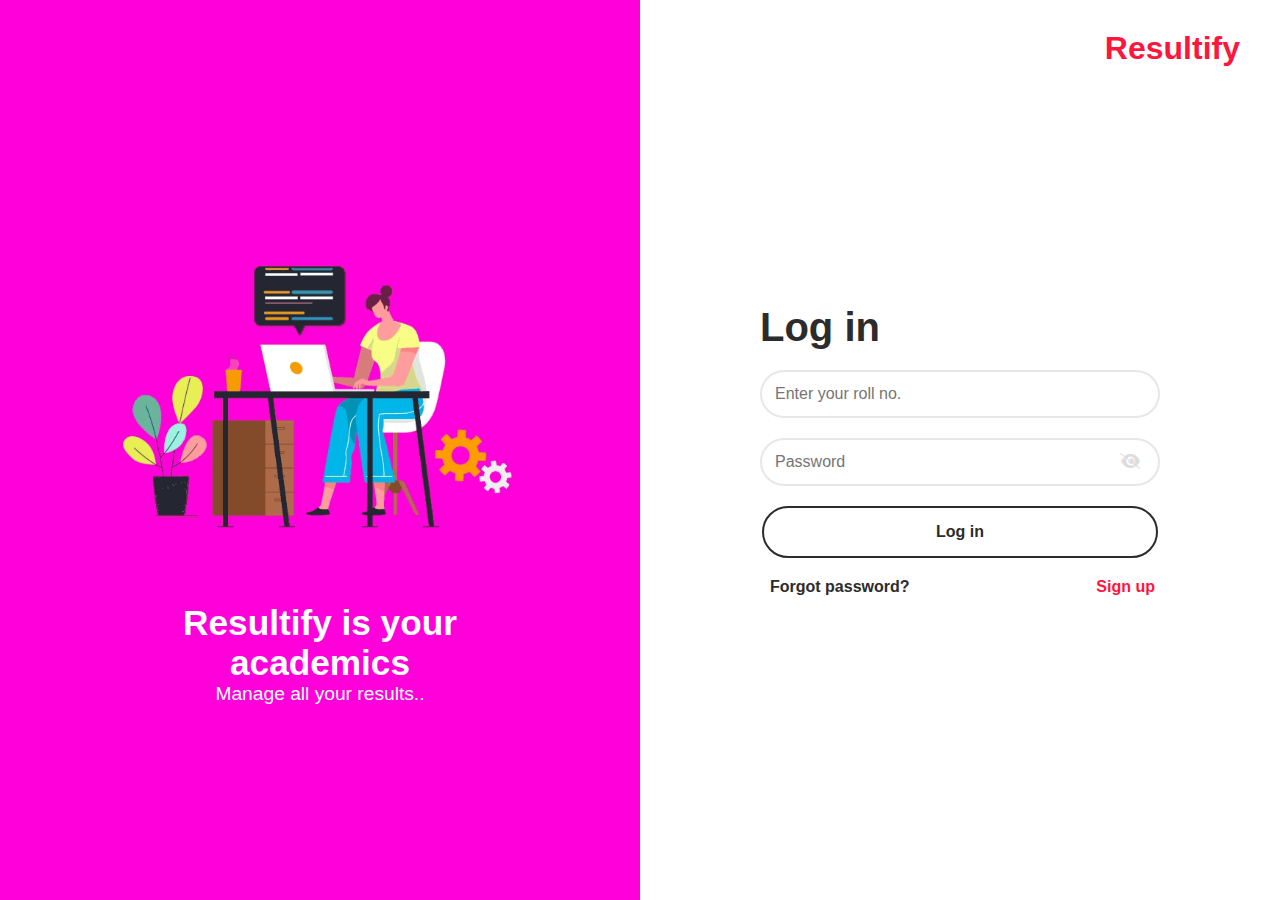
<file: index.html>
<!DOCTYPE html>
<html lang="en">
<head>
    <meta charset="UTF-8">
    <meta name="viewport" content="width=device-width, initial-scale=1.0">
    <link rel="stylesheet" href="css/style.css">
    <link rel="stylesheet" href="https://cdnjs.cloudflare.com/ajax/libs/font-awesome/6.5.1/css/all.min.css">
    <link rel="shortcut icon" href="images/resultify-logo.jpg" type="image/x-icon">
    <title>Login-Resultify</title>
</head>
<body>
    <div class="container">
        <div class="left-container">
            <div class="background-container"><img src="images/mad_blog_5d8c6c86cdb001569483910.gif" alt=""></div>
            <div class="text-container">
                <div class="heading-text">Resultify is your <span>academics</span></div>
                <div class="body-text">Manage all your results..</div>
            </div>
        </div>
        <div class="right-container">
            <div class="logo-name">
                <div class="logo-heading">Resultify</div>
            </div>
            <div class="form-container">
                <div class="form-heading">Log in</div>
                <form action="">
                    <div class="form-input-and-button">
                        <input type="number" name="roll-no" id="roll-no" placeholder="Enter your roll no." required>
                        <input type="password" name="password" id="password" placeholder="Password" required>
                        <div class="icon-pack">
                            <i id="show-pass" class="fa-solid fa-eye"></i>
                            <i id="hide-pass" class="fa-solid fa-eye-slash"></i>
                        </div>
                        <button id="login-btn">Log in</button>
                    </div>
                    <div class="links">
                        <a href="" id="forgot-password">Forgot password?</a>
                        <a id="sign-up" href="html/signup.html">Sign up</a>
                    </div>
                </form>
            </div>
        </div>
    </div>
</body>

<script src="js/data.js"></script>
<script src="js/index.js"></script>

</html>
</file>
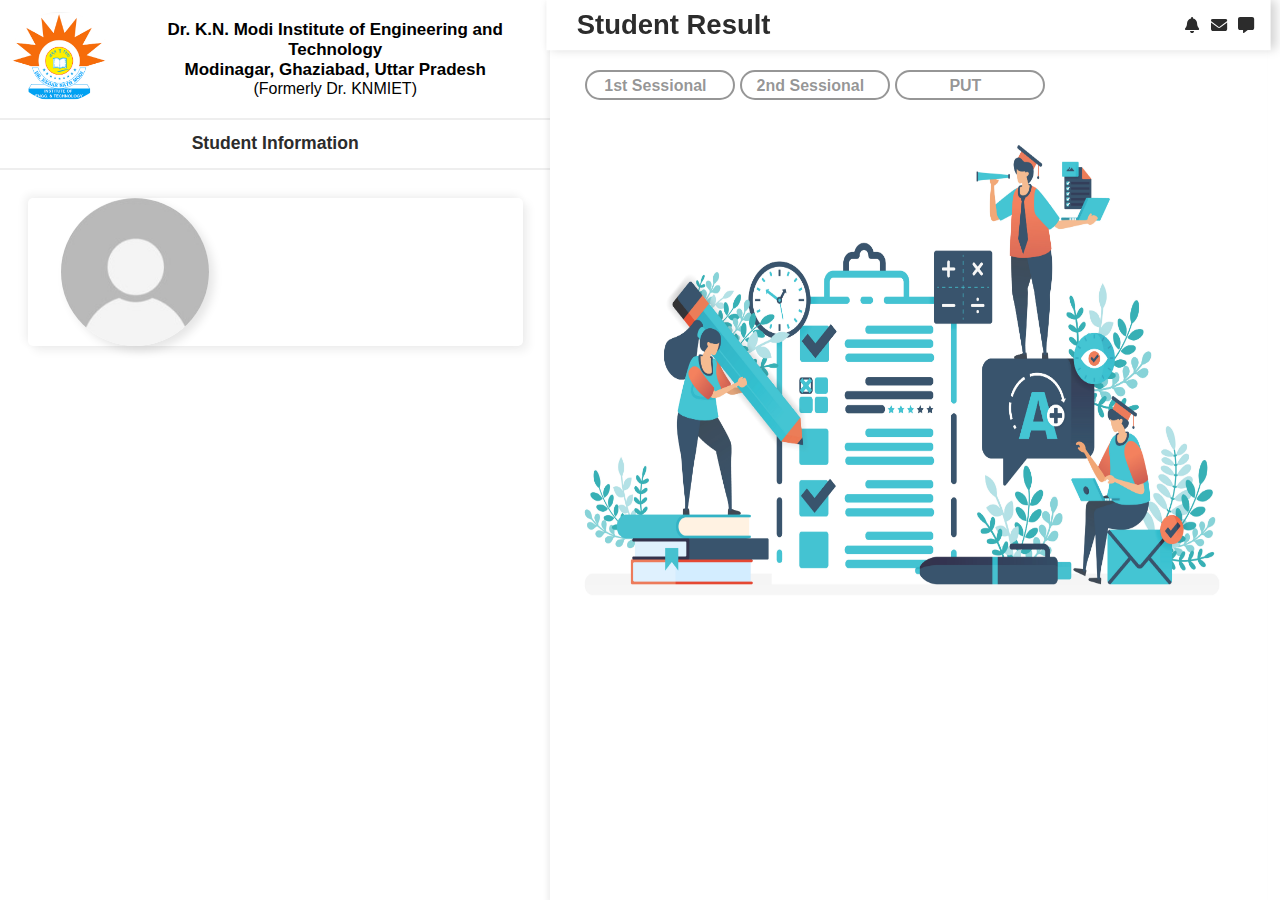
<file: html/grade.html>
<!DOCTYPE html>
<html lang="en">

<head>
    <meta charset="UTF-8">
    <meta name="viewport" content="width=device-width, initial-scale=1.0">
    <link rel="stylesheet" href="../css/grade.css">
    <link rel="stylesheet" href="https://cdnjs.cloudflare.com/ajax/libs/font-awesome/6.5.1/css/all.min.css">
    <link rel="shortcut icon" href="../images/resultify-logo.jpg" type="image/x-icon">
    <title>Grade-Resultify</title>
</head>

<body>
    <div class="left-container">
        <div class="nav-left-container">
            <div class="college-icon"><img src="../images/Capture12.PNG" alt="Error"></div>
            <div class="college-info">
                <div class="college-name">Dr. K.N. Modi Institute of Engineering and Technology</div>
                <div class="college-address">Modinagar, Ghaziabad, Uttar Pradesh</div>
                <div class="college-name-short">(Formerly Dr. KNMIET)</div>
            </div>
        </div>
        <div class="student-info">Student Information</div>
        <div class="student-profile">
            <div class="profile-photo"><img src="../images/profile.jpg" alt="profile"></div>
            <div class="info-container"></div>
        </div>
    </div>
    <div class="right-container">
        <div class="nav-right-container">
            <div class="nav-logo-name">Student Result</div>
            <div class="nav-icons">
                <i class="fa-solid fa-bell"></i>
                <i class="fa-solid fa-envelope"></i>
                <i class="fa-solid fa-message"></i>
            </div>
        </div>
        <div class="right-container-body">
            <div class="exam-type">
                <div class="exam first-sessional">1st Sessional</div>
                <div class="exam second-sessional">2nd Sessional</div>
                <div class="exam put">PUT</div>
            </div>
            <div class="marks-container"></div>
            <div class="js-percent-shower"></div>
            <div class="primary-image"></div>
        </div>
    </div>
</body>
<script src="../js/data.js"></script>
<script src="../js/grade.js"></script>

</html>
</file>
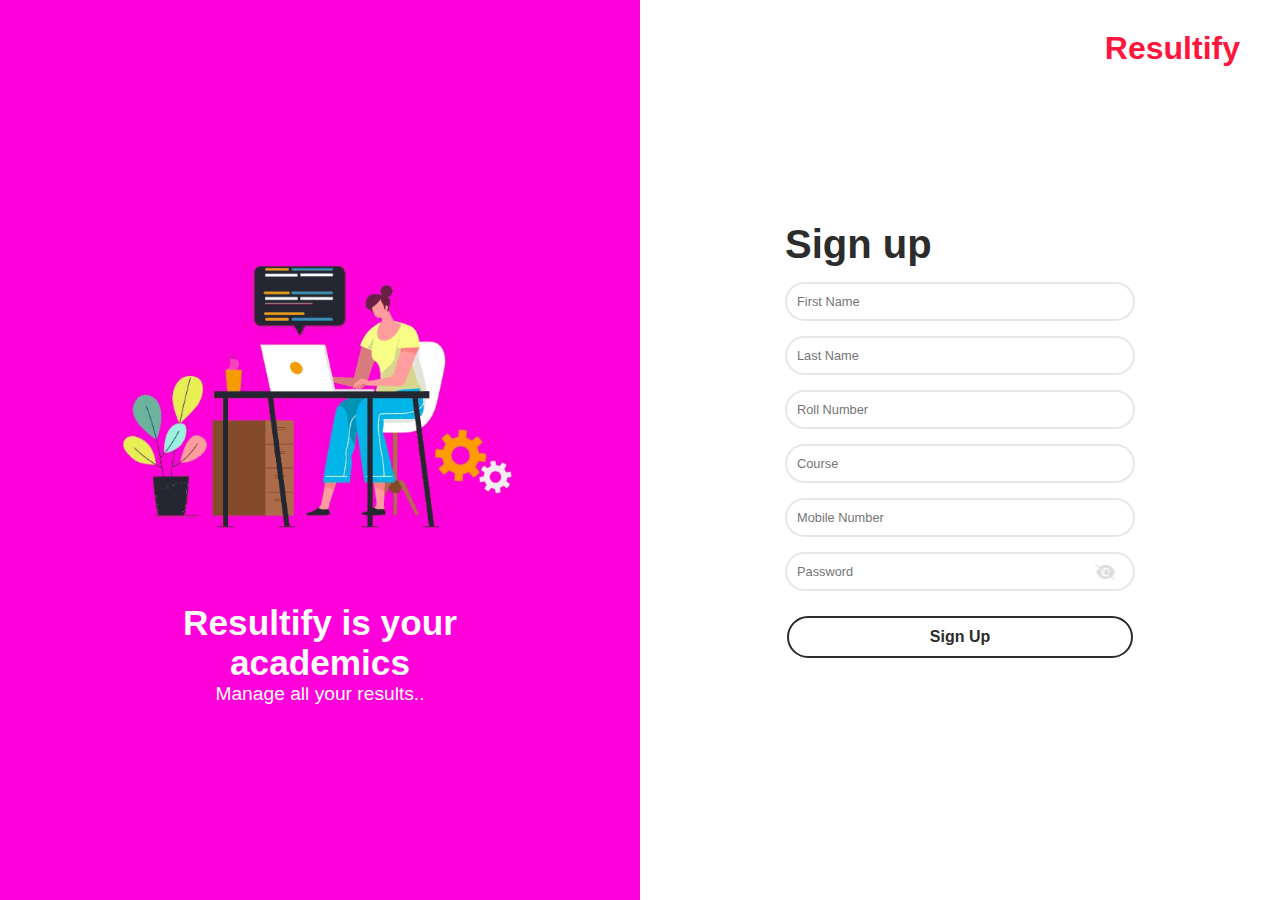
<file: html/signup.html>
<!DOCTYPE html>
<html lang="en">
<head>
    <meta charset="UTF-8">
    <meta name="viewport" content="width=device-width, initial-scale=1.0">
    <link rel="stylesheet" href="../css/signup.css">
    <link rel="stylesheet" href="https://cdnjs.cloudflare.com/ajax/libs/font-awesome/6.5.1/css/all.min.css">
    <link rel="shortcut icon" href="../images/resultify-logo.jpg" type="image/x-icon">
    <title>Signup-Resultify</title>
</head>
<body>
    <div class="container">
        <div class="left-container">
            <div class="background-container"><img src="../images/mad_blog_5d8c6c86cdb001569483910.gif" alt=""></div>
            <div class="text-container">
                <div class="heading-text">Resultify is your <span>academics</span></div>
                <div class="body-text">Manage all your results..</div>
            </div>
        </div>
        <div class="right-container">
            <div class="logo-name">
                <div class="logo-heading">Resultify</div>
            </div>
            <div class="form-container">
                <div class="form-heading">Sign up</div>
                <form action="">
                    <div class="form-input-and-button">
                        <input type="text" name="first-name" id="first-name" placeholder="First Name" required>
                        <input type="text" name="last-name" id="last-name" placeholder="Last Name">
                        <input type="number" name="roll-no" id="roll-no" placeholder="Roll Number" required>
                        <input type="text" name="course" id="course" placeholder="Course" list="course-list" required>
                        <datalist id="course-list">
                            <option value="B.Tech"></option>
                            <option value="BCA"></option>
                            <option value="BBA"></option>
                        </datalist>
                        <input type="number" name="mobile-no" id="mobile-no" placeholder="Mobile Number" required>
                        <input type="password" name="password" id="password" placeholder="Password">
                        <div class="icon-pack">
                            <i id="show-pass" class="fa-solid fa-eye"></i>
                            <i id="hide-pass" class="fa-solid fa-eye-slash"></i>
                        </div>
                        <p id="message">Password is <span id="strength"></span></p>
                        <button id="signup-btn" type="submit">Sign Up</button>
                    </div>
                </form>
            </div>
        </div>
    </div>
</body>

<script src="../js/signup.js"></script>

</html>
</file>
<file: css/style.css>
:root {
    --bg : rgb(255, 22, 61);
    --bg1 : rgb(255, 0, 218);
    --black : rgb(44, 44, 44);
    --grey : rgba(211, 211, 211, 0.553);
}

* {
    margin: 0;
    padding: 0;
    box-sizing: border-box;
    font-family: "Poppins", sans-serif;
}

.container {
    height: 100vh;
    width: 100vw;
    display: flex;
}

.left-container {
    height: 100%;
    width: 50%;
    color: white;
    background-color: var(--bg1);
    display: flex;
    justify-content: center;
    align-items: center;
    flex-direction: column;
    color-scheme: 10%;
    text-align: center;
}
.left-container .background-container {
    width: 100%;
}
.left-container .background-container img {
    height: 100%;
    width: 100%;
    object-fit: fill;
}
.left-container .heading-text {
    font-size: 2.2rem;
    font-weight: 700;
}
.left-container .heading-text span {
    display : block;
}
.left-container .body-text {
    font-size: 1.2rem;
}

.right-container {
    height: 100%;
    width: 50%;
    background: #fff;
    position: relative;
    display: flex;
    justify-content: center;
    align-items: center;
}

.logo-name {
    position: absolute;
    top: 30px;
    font-size : 2rem;
    font-weight: 700;
    right: 40px;
    color: var(--bg);
}

.form-container {
    min-width: 400px;
}

.form-heading {
    font-size: 2.5rem;
    color: var(--black);
    font-weight: 700;
}

.form-input-and-button {
    display: flex;
    flex-direction: column;
    position: relative;
}

input {
    padding: 13px 150px 13px 13px;
    font-size: 1rem;
    margin-top: 20px;
    border-radius: 30px;
    outline: none;
    border: 2px solid var(--grey);
}
input:focus {
    border-color: var(--bg);
}

input::-webkit-outer-spin-button,
input::-webkit-inner-spin-button {
  -webkit-appearance: none;
  margin: 0;
}

#show-pass, #hide-pass {
    position: absolute;
    top: 103px;
    right: 20px;
    color: var(--grey);
}

#login-btn {
    padding: 15px;
    margin: 20px 2px;
    font-size: 1rem;
    border: 2px solid var(--black);
    border-radius: 30px;
    font-weight: 600;
    color: var(--black);
    background-color: white;
    cursor: pointer;
}

#login-btn:hover {
    background-color: var(--bg);
    color: #fff;
    border-color: white;
}

#login-btn:active {
    transform: scale(0.99);
}

.links {
    display: flex;
    justify-content: space-between;
}

a {
    text-decoration: none;
    cursor: pointer;
    color: var(--black);
    font-weight: 700;
    margin-left: 10px;
}

#sign-up {
    color: var(--bg);
    margin-right: 5px;
}


@media(max-width: 900px){
    .left-container .heading-text {
        font-size: 2rem;
    }
}

@media(max-width: 850px){
    .container {
        flex-direction: column;
    }
    .left-container {
        height: 50%;
        width: 100%;
        flex-direction: row;
    }
    .left-container .background-container {
        width: 100%;
    }
    .left-container .background-container img {
        height: 100%;
        margin-top: -30px;
        width: 100%;
    }
    .left-container .text-container {
        margin-left: -100px;
        margin-right: 20px;
    }
    .right-container {
        height: 50%;
        width: 100%;
    }
    .logo-name {
        top: 30px;
        right: 40px;
        font-size : 1rem;
        font-weight: 600;
    }
    .form-container {
        min-width: 600px;
    }
    .form-heading {
        font-size: 2rem;
        font-weight: 600;
        margin-left: 5px;
    }
    input {
        padding: 10px;
        font-size: 0.9rem;
        margin-top: 20px;
    }
    #show-pass, #hide-pass {
        top: 92px;
        right: 20px;
    }
}

@media(max-width: 650px){
    .left-container .background-container img {
        margin-left: -100px;
    }
}
@media(max-width: 630px){
    .form-container {
        min-width: 450px;
    }
}
@media(max-width: 530px){
    .left-container {
        flex-direction: column;
    }
    .left-container .background-container img {
        margin-left: 0;
    }
    .left-container .text-container {
        margin-left: 0;
        margin-right: 0;
        margin-top: -70px;
    }
}
@media(max-width: 480px){
    .form-container {
        min-width: 333px;
    }
    .left-container .text-container {
        margin-top: -50px;
    }
    .left-container .heading-text {
        font-size: 1.8rem;
    }
}
@media(max-width: 415px){
    .left-container {
        height: 40%;
    }
}
</file>
<file: css/grade.css>
:root {
    --bg : rgb(255, 22, 61);
    --black : rgb(44, 44, 44);
    --grey : rgba(95, 95, 95, 0.658);
    --white : white;
}

* {
    margin: 0;
    padding: 0;
    box-sizing: border-box;
    font-family: "Poppins", sans-serif;
}

body {
    height: 100vh;
    width: 100vw;
    display: flex;
}

.left-container {
    width: 43%;
    height: 100%;
    /* background-color: rgba(199, 199, 199, 0.178); */
    background-color: #fff;
}
.left-container .nav-left-container {
    width: 100%;
    height: 120px;
    display: flex;
    justify-content: space-evenly;
    align-items: center;
    border-bottom: 2px solid rgba(177, 177, 177, 0.219);
}
.left-container .nav-left-container .college-icon {
    width: 100px;
    margin: 10px;
}
.left-container .nav-left-container .college-icon img {
    width: 100px;
    border-radius: 50%;
}
.left-container .nav-left-container .college-info .college-name {
    font-size: 17px;
    text-align: center;
    font-weight: 700;
}
.left-container .nav-left-container .college-info .college-address {
    text-align: center;
    font-size: 17px;
    font-weight: 600;
}
.left-container .nav-left-container .college-info .college-name-short {
    text-align: center;
}
.left-container .student-info {
    height: 50px;
    font-size: 1.1rem;
    text-align: center ;
    font-weight: 600;
    color: var(--black);
    padding-top: 13px;
    border-bottom: 2px solid rgba(177, 177, 177, 0.219);
}
.left-container .student-profile {
    width: 90%;
    background-color: #fff;
    margin: 5%;
    display: flex;
    justify-content: space-evenly;
    border-radius: 5px;
    box-shadow: 5px 5px 10px #00000010,
            -3px -3px 8px #00000010;
}
.left-container .student-profile .profile-photo{
    width: 30%;
    display: flex;
    justify-content: center;
    align-items: center;
}
.left-container .student-profile .profile-photo img {
    width: 100%;
    border-radius: 50%;
    box-shadow: 5px 5px 10px rgba(0, 0, 0, 0.100);
}
.left-container .student-profile .info-container {
    width: 50%;
    margin-top: 20px;
    display: flex;
    justify-content: center;
    align-items: center;
    flex-direction: column;
}
.left-container .student-profile .info-container .info {
    width: 100%;
    margin-bottom: 20px;
    padding: 10px;
    color: var(--grey);
    padding-left: 20px;
    box-shadow: 2px 2px 5px rgba(0, 0, 0, 0.100),
                -2px -2px 5px inset rgba(0, 0, 0, 0.100);
}
.right-container {
    width: 56%;
    box-shadow: -3px 3px 5px #00000010;
}
.right-container .nav-right-container {
    height: 50px;
    width: 100%;
    display: flex;
    background-color: var(--white);
    justify-content: space-between;
    align-items: center;
    box-shadow: 5px 0 10px #0000002d;
    transform: scale(1.01);
    padding-right: 10px;
}
.right-container .nav-right-container .nav-logo-name {
    font-size: 1.7rem;
    font-weight: 700;
    color: var(--black);
    margin-left: 30px;
}
.right-container .nav-right-container .nav-icons {
    width: 80px;
    height: 100%;
    color: var(--black);
    display: flex;
    justify-content: space-around;
    align-items: center;
}
.fa-solid {
    cursor: pointer;
    color: var(--black);
}
.right-container-body {
    height: calc(100% - 50px);
    width: 100%;
    background-color: var(--white);
    display: flex;
    flex-direction: column;
    margin-bottom: 20px;
}
.right-container-body .exam-type {
    width: 90%;
    height: 50px;
    display: flex;
    margin: 10px 0 5px 30px;
}
.right-container-body .exam-type .exam {
    width: 150px;
    height: 30px;
    border: 2px solid var(--grey);
    font-size: 1rem;
    color: var(--grey);
    font-weight: 600;
    text-align: center;
    padding: 5px 10px 10px 0;
    margin: 10px 0 10px 5px;
    border-radius: 15px;
    cursor: pointer;
}
.marks-container {
    width: 95%;
    margin-left: 4.5%;
    border-radius: 20px;
    box-shadow: 3px 3px 10px rgba(0, 0, 0, 0.07),
                -1px -1px 7px rgba(0, 0, 0, 0.07);
    background-color: var(--white);
}
.thead {
    width: 100%;
    height: 40px;
    display: flex;
    justify-content: space-around;
    align-items: center;
    font-size: 1rem;
    font-weight: 600;
    color: rgb(73, 73, 73);
    border-radius: 20px;
    margin-bottom: 5px;
    box-shadow: 3px 3px 10px rgba(0, 0, 0, 0.07);
}
.thead .th {
    width: 25%;
    text-align: center;
}
.tbody {
    width: 100%;
    display: flex;
    flex-direction: column;
}
.tbody .tr {
    display: flex;
    justify-content: space-around;
    align-items: center;
}
.tbody .th-in {
    font-weight: 600;
    color: rgb(73, 73, 73);
}
.tbody .td, .th-in {
    width: 25%;
    text-align: center;
    padding: 8px 0;
    border-bottom: 2px solid rgba(211, 211, 211, 0.186);
}
.upper-percent-shower {
    display: none;
}
.percent-container {
    width: 90%;
    margin-left: 5%;
    margin-top: 20px;
    display: flex;
    justify-content: space-between;
    align-items: center;
}
.percent-container .inner-card {
    min-width: 200px;
    height: 200px;
    position: relative;
    background: var(--white);
    display: flex;
    justify-content: center;
    box-shadow: 2px 2px 5px rgba(0, 0, 0, 0.100),
                -2px -2px 5px inset rgba(0, 0, 0, 0.100);
    align-items: center;
}
.percent-container .inner-card .percentage-writer{
    position: absolute;
    left: 75px;
    font-size: 2rem;
    color: var(--bg);
    font-weight: 700;
}
.percent-container .inner-card .percent {
    width: 150px;
    height: 150px;
    transform: rotate(270deg);
}
.percent-container .inner-card .percent svg {
    width: 150px;
    height: 150px;
}
.percent-container .inner-card .percent svg circle {
    width: 100%;
    height: 100%;
    fill: transparent;
    stroke-width: 8;
    stroke: var(--grey);
    transform: translate(5px, 5px);
}
.percent-container .inner-card .percent svg circle:nth-child(2){
    stroke: var(--bg);
    stroke-dasharray: 440;
    stroke-dashoffset: calc(440 - (440 * var(--num)) / 100);
}
.percent-container .percent-shower {
    width: 200px;
    display: flex;
    justify-content: center;
    align-items: center;
    flex-direction: column;
    row-gap: 20px;
}
.percent-container .percent-shower .percent-name, .percent-name {
    width: 100%;
    padding: 10px 0;
    text-align: center;
    box-shadow: 2px 2px 5px rgba(0, 0, 0, 0.100),
                -2px -2px 5px inset rgba(0, 0, 0, 0.100);
    color: var(--grey);
    font-size: 1.1rem;
}
.percent-container .percent-shower .percent-name:nth-child(1){
    padding-right: 10px;
}
.percent-container .percent-shower .percent-name:nth-child(2){
    padding-left: 10px;
}
.percent-container .percent-shower .percent-name .fa-solid {
    color: var(--grey);
    padding: 0 10px;
    font-size: 1.2rem;
}

.primary-image {
    width: 55vw;
    height: 40vw;
    background: url(../Vector/Project_74-21.jpg);
    filter: opacity(0.8);
    background-size: 100% 100%;
}


@media(max-width: 1050px){
    .upper-percent-shower {
        width: 90%;
        margin-left: 5%;
        margin-top: 20px;
        display: flex;
        justify-content: space-around;
    }
    .upper-percent-shower #exam-percent, #other-percent {
        width: 200px;
    }
    .percent-container {
        justify-content: space-around;
    }
    .percent-container .percent-shower{
        display: none;
    }
}
@media(max-width: 900px){
    body {
        flex-direction: column;
    }
    .left-container {
        width: 100%;
        height: 70%;
    }
    .right-container {
        width: 100%;
        height: 70%;
    }
    .marks-container {
        width: 92%;
    }
    .upper-percent-shower {
        display: none;
    }
    .percent-container .percent-shower{
        display: flex;
    }
    .primary-image {
        height: 80vw;
        width: 90vw;
    }
}
@media(max-width: 720px) {
    .upper-percent-shower {
        display: flex;
    }
    .percent-container .percent-shower{
        display: none;
    }
    .primary-image {
        width: 100vw;
    }
}
@media(max-width: 630px) {
    .primary-image {
        width: 100vw;
        height: 60vw;
    }
}
@media(max-width: 500px) {
    .right-container-body .exam-type .exam {
        font-size: 0.8rem;
        padding: 6px 0 0 0;
    }
    .left-container .nav-left-container {
        height: 100px;
        translate: -5px;
    }
    .left-container .nav-left-container .college-icon {
        width: 90px;
    }
    .left-container .nav-left-container .college-icon img {
        width: 90px;
        border-radius: 50%;
    }
    .primary-image {
        width: 100vw;
        height: 60vw;
    }
}
@media(max-width: 450px) {
    .percent-container .inner-card {
        min-width: 170px;
        height: 170px;
    }
    .percent-container .inner-card .percentage-writer {
        font-size: 1.5rem;
    }
    .percent-container .inner-card .percentage-writer{
        left: 69px;
    }.primary-image {
        width: 100vw;
        height: 60vw;
    }
}
</file>
<file: css/signup.css>
:root {
    --bg : rgb(255, 22, 61);
    --bg1 : rgb(255, 0, 218);
    --black : rgb(44, 44, 44);
    --grey : rgba(211, 211, 211, 0.553);
}

* {
    margin: 0;
    padding: 0;
    box-sizing: border-box;
    font-family: "Poppins", sans-serif;
}

.container {
    height: 100vh;
    width: 100vw;
    display: flex;
}

.left-container {
    height: 100%;
    width: 50%;
    color: white;
    background-color: var(--bg1);
    display: flex;
    justify-content: center;
    align-items: center;
    flex-direction: column;
    color-scheme: 10%;
    text-align: center;
}
.left-container .background-container {
    width: 100%;
}
.left-container .background-container img {
    height: 100%;
    width: 100%;
    object-fit: fill;
}
.left-container .heading-text {
    font-size: 2.2rem;
    font-weight: 700;
}
.left-container .heading-text span {
    display : block;
}
.left-container .body-text {
    font-size: 1.2rem;
}

.right-container {
    height: 100%;
    width: 50%;
    background: #fff;
    position: relative;
    display: flex;
    justify-content: center;
    align-items: center;
}

.logo-name {
    position: absolute;
    top: 30px;
    font-size : 2rem;
    font-weight: 700;
    right: 40px;
    color: var(--bg);
}

.form-container {
    min-width: 350px;
}

.form-heading {
    font-size: 2.5rem;
    color: var(--black);
    font-weight: 700;
}

.form-input-and-button {
    display: flex;
    flex-direction: column;
    position: relative;
}

input {
    padding: 10px;
    font-size: 0.8rem;
    margin-top: 15px;
    border-radius: 30px;
    outline: none;
    border: 2px solid var(--grey);
}

input:focus {
    border-color: var(--bg);
}

#show-pass, #hide-pass {
    position: absolute;
    top: 297px;
    right: 20px;
    color: var(--grey);
}

#password {
    margin-bottom: 5px;   
}

#message {
    position: absolute;
    bottom: 72px;
    left: 10px;
    font-size: 0.7rem;
    font-weight: 500;
    display: none;
}

input::-webkit-outer-spin-button,
input::-webkit-inner-spin-button {
  -webkit-appearance: none;
  margin: 0;
}

#signup-btn {
    padding: 10px;
    margin: 20px 2px;
    font-size: 1rem;
    border: 2px solid var(--black);
    border-radius: 30px;
    font-weight: 600;
    color: var(--black);
    background-color: white;
    cursor: pointer;
}

#signup-btn:hover {
    background-color: var(--bg);
    color: #fff;
    border-color: white;
}

#signup-btn:active {
    transform: scale(0.99);
}


@media(max-width: 900px){
    .left-container .heading-text {
        font-size: 2rem;
    }
}

@media(max-width: 850px){
    .form-container {
        min-width: 350px;
    }
}

@media(max-width: 750px){
    .form-container {
        min-width: 300px;
    }
}

@media(max-width: 650px){
    body {
        background-color: var(--bg1);
    }
    .form-container {
        min-width: 500px;
    }
    .container {
        flex-direction: column;
    }
    .left-container {
        height: 50%;
        width: 100%;
        flex-direction: row;
    }
    .left-container .background-container {
        width: 100%;
    }
    .left-container .background-container img {
        height: 100%;
        margin-top: -10px;
        margin-left: -50px;
        width: 100%;
    }
    .left-container .text-container {
        margin-top: -10px;
        margin-left: -100px;
        margin-right: 20px;
    }

    .right-container {
        height: 80%;
        width: 100%;
        padding-top: 20px;
        border-top-left-radius: 40px;
        border-top-right-radius: 40px;
    }
    .logo-name {
        top: 30px;
        right: 40px;
        font-size : 1rem;
        font-weight: 600;
    }
    .form-heading {
        font-size: 2rem;
        font-weight: 600;
        margin-left: 5px;
    }
    input {
        padding: 10px;
        font-size: 0.9rem;
        margin-top: 20px;
    }
    #show-pass, #hide-pass {
        top: 332px;
        right: 20px;
    }
}

@media(max-width: 530px){
    .left-container {
        flex-direction: column;
        height: 70%;
    }
    .left-container .background-container img {
        margin-left: 0;
    }
    .left-container .text-container {
        margin: -50px 0 20px 0;
    }
    .left-container .heading-text {
        font-size: 1.8rem;
    }
    .form-container {
        min-width: 400px;
    }
}
@media(max-width: 430px){
    .left-container {
        height: 50%;
    }
    .left-container .text-container {
        margin: -30px 0 20px 0;
    }
    .right-container {
        border-top-left-radius: 20px;
        border-top-right-radius: 20px;
    }
    .form-container {
        min-width: 300px;
    }
}
</file>
